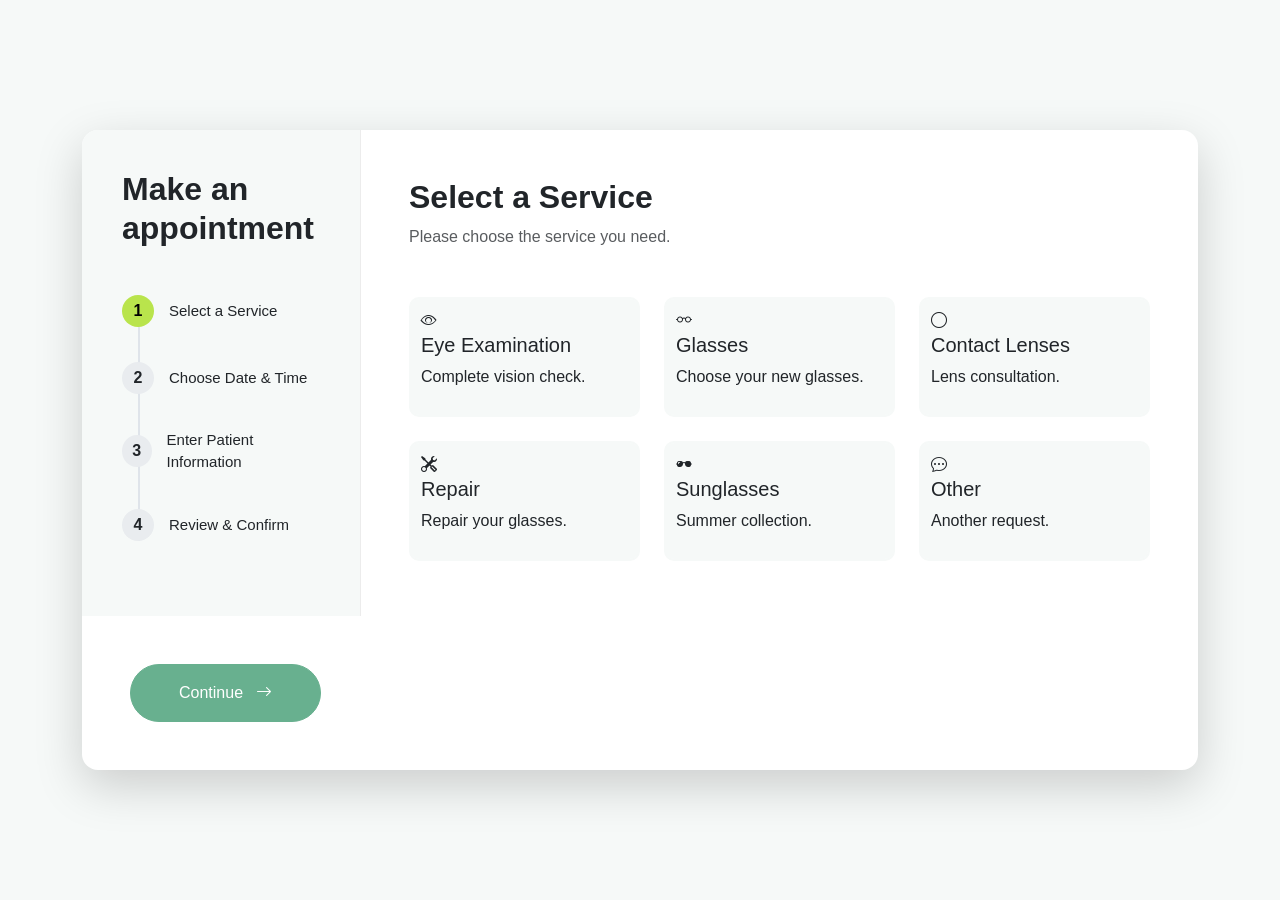
<file: rendez-vous/rendezvous.html>
<!DOCTYPE html>
<html lang="en">

<head>

    <meta charset="UTF-8">
    <meta name="viewport" content="width=device-width, initial-scale=1.0">

    <title>Make an Appointment</title>

    <!-- Bootstrap -->
    <link href="https://cdn.jsdelivr.net/npm/bootstrap@5.3.7/dist/css/bootstrap.min.css" rel="stylesheet">

    <!-- Bootstrap Icons -->
    <link rel="stylesheet"
        href="https://cdn.jsdelivr.net/npm/bootstrap-icons@1.13.1/font/bootstrap-icons.min.css">

    <!-- CSS -->
    <link rel="stylesheet" href="./rendezvous.css">

</head>

<body>

    <section class="appointment py-5">

        <div class="container" >

            <div class="card shadow-lg border-0 rounded-4 overflow-hidden">

                <div class="row g-0">

                    <!-- ================= Sidebar ================= -->

                    <div class="col-lg-3 sidebar">

                        <h2 class="fw-bold mb-5">Make an appointment</h2>

                        <div class="steps">

                            <div class="step active">

                                <div class="circle">
                                    <i class="bi bi-check-lg"></i>
                                </div>

                                <span>Select a Service</span>

                            </div>

                            <div class="step">

                                <div class="circle">
                                    2
                                </div>

                                <span>Choose Date & Time</span>

                            </div>

                            <div class="step">

                            <div class="circle">
                                3
                            </div>

                            <span>Enter Patient Information</span>

                            </div>

                            <div class="step">

                            <div class="circle">
                                4
                            </div>

                            <span>Review & Confirm</span>

                            </div>

                        </div>

                    </div>

                    <!-- ================= Content ================= -->
                    
                    
                    
                        <!-- STEP 1 -->

                        <div class="col-lg-9 p-5" id="step1">

                            <h2 class="fw-bold mb-2">
                                Select a Service
                            </h2>

                            <p class="text-muted mb-5">
                                Please choose the service you need.
                            </p>

                            <div class="row g-4">

                                <div class="col-md-4">

                                <div class="service-card" data-service="eye">

                                    <i class="bi bi-eye service-icon"></i>

                                    <h5>Eye Examination</h5>

                                    <p>Complete vision check.</p>

                                </div>

                                </div>

                                <div class="col-md-4">

                                <div class="service-card" data-service="glasses">

                                    <i class="bi bi-eyeglasses service-icon"></i>

                                    <h5>Glasses</h5>

                                    <p>Choose your new glasses.</p>

                                </div>

                                </div>

                                <div class="col-md-4">

                                <div class="service-card" data-service="lenses">

                                    <i class="bi bi-circle service-icon"></i>

                                    <h5>Contact Lenses</h5>

                                    <p>Lens consultation.</p>

                                </div>

                                </div>

                                <div class="col-md-4">

                                <div class="service-card" data-service="repair">

                                    <i class="bi bi-tools service-icon"></i>

                                    <h5>Repair</h5>

                                    <p>Repair your glasses.</p>

                                </div>

                                </div>

                                <div class="col-md-4">

                                <div class="service-card" data-service="sunglasses">

                                    <i class="bi bi-sunglasses service-icon"></i>

                                    <h5>Sunglasses</h5>

                                    <p>Summer collection.</p>

                                </div>

                                </div>

                                <div class="col-md-4">

                                <div class="service-card" data-service="other">

                                    <i class="bi bi-chat-dots service-icon"></i>

                                    <h5>Other</h5>

                                    <p>Another request.</p>

                                </div>

                                </div>

                            </div>
                            <div id="subServices" class="mt-5 d-none">

                                <h4 class="fw-bold mb-3">Select a Sub-service</h4>

                                <div id="subServiceList" class="row g-3">

                                </div>

                            </div>
                        </div>

                        <!-- STEP 2 -->

                        <div class="col-lg-9 p-5" id="step2">

                            <h2 class="fw-bold mb-2">Choisir Date & Time</h2>

                            <p class="text-muted mb-4">Select your preferred date and time.</p>

                            <!-- Ici tu mettras les dates et les heures -->
                            <h4 class="fw-bold mb-3">Select Date</h4>

                            <div id="dates" >
                            
                            </div>
                        
                            <div id="horaire" class=" horaire mt-0 d-none">

                                <h4 class="fw-bold mb-3">Select a hour</h4>

                                <div id="timeSlots" class="time-grid"></div>
                            
                            </div>
                        </div>


                        <!-- STEP 3 -->

                        <div class="col-lg-9 p-5" id="step3">
                            <h2 class="fw-bold mb-2">Informations du patient</h2>

                            <p class="text-muted mb-5">
                                Veuillez renseigner vos informations personnelles.
                            </p>

                            <div class="row g-4">

                                <div class="col-md-6">
                                    <label class="form-label">Prénom</label>
                                        <input type="text" id="firstName" class="form-control form-control-lg"
                                            placeholder="Oussama">
                                </div>

                                <div class="col-md-6">
                                    <label class="form-label">Nom</label>
                                    <input type="text" id="lastName" class="form-control form-control-lg"
                                        placeholder="Najib">
                                </div>

                                <div class="col-md-6">
                                    <label class="form-label">Adresse e-mail</label>
                                    <input type="email" id="email" class="form-control form-control-lg"
                                        placeholder="exemple@email.com">
                                </div>

                                <div class="col-md-6">
                                    <label class="form-label">Téléphone</label>
                                    <input type="tel" id="phone" class="form-control form-control-lg"
                                        placeholder="+212 6 XX XX XX XX">
                                </div>

                                <div class="col-12">
                                    <label class="form-label">Message (facultatif)</label>

                                    <textarea id="message" rows="5" class="form-control"
                                        placeholder="Écrivez votre message..."></textarea>
                                </div>

                            </div>
                        </div>

                        <!-- STEP 4 -->

                        <div class="col-lg-9 p-5" id="step4">
                            <h2 class="fw-bold mb-2">Vérification et confirmation</h2>

                            <p class="text-muted mb-4">
                                Vérifiez les informations avant de confirmer votre rendez-vous.
                            </p>

                            <div class="card border-0 shadow-sm rounded-4">

                                <div class="card-body">

                                    <div class="row mb-3">
                                        <div class="col-4 fw-bold">Service :</div>
                                        <div class="col-8" id="reviewService"></div>
                                    </div>

                                    <div class="row mb-3">
                                        <div class="col-4 fw-bold">Sous-service :</div>
                                        <div class="col-8" id="reviewSubService"></div>
                                    </div>

                                    <div class="row mb-3">
                                        <div class="col-4 fw-bold">Date :</div>
                                        <div class="col-8" id="reviewDate"></div>
                                    </div>

                                    <div class="row mb-3">
                                        <div class="col-4 fw-bold">Heure :</div>
                                        <div class="col-8" id="reviewTime"></div>
                                    </div>

                                    <hr>

                                    <div class="row mb-3">
                                        <div class="col-4 fw-bold">Nom complet :</div>
                                        <div class="col-8" id="reviewName"></div>
                                    </div>

                                    <div class="row mb-3">
                                        <div class="col-4 fw-bold">E-mail :</div>
                                        <div class="col-8" id="reviewEmail"></div>
                                    </div>

                                    <div class="row mb-3">
                                        <div class="col-4 fw-bold">Téléphone :</div>
                                        <div class="col-8" id="reviewPhone"></div>
                                    </div>

                                    <div class="row">
                                        <div class="col-4 fw-bold">Message :</div>
                                        <div class="col-8" id="reviewMessage"></div>
                                    </div>
                                    <input type="hidden" name="service" id="serviceInput">
                                    <input type="hidden" name="sous_service" id="subServiceInput">
                                    <input type="hidden" name="date" id="dateInput">
                                    <input type="hidden" name="heure" id="timeInput">
                                    <input type="hidden" name="prenom" id="prenomInput">
                                    <input type="hidden" name="nom" id="nomInput">
                                    <input type="hidden" name="email" id="emailInput">
                                    <input type="hidden" name="telephone" id="telephoneInput">
                                    <input type="hidden" name="message" id="messageInput">

                                </div>

                            </div>
                        </div>

                    
                    <div class="d-flex justify-content-between align-items-center mt-5 mb-5 px-5">

                        <button id="backBtn"
                                class="btn btn-outline-secondary px-5 py-3 rounded-pill">
                            <i class="bi bi-arrow-left"></i>
                            Back
                        </button>

                        <button id="continueBtn"
                                type="submit"
                                class="btn btn-success px-5 py-3 rounded-pill"
                                disabled>
                            Continue
                            <i class="bi bi-arrow-right ms-2"></i>
                        </button>

                    </div>
                
                </div>
            </div>
            
        </div>

    </section>

<script src="./rendezvous.js"></script>
</body>

</html>
</file>
<file: rendez-vous/rendezvous.css>
body{
    background:#f6f9f8;
    font-family:Arial, Helvetica, sans-serif;
}
.appointment{
    min-height:100vh;
    display:flex;
    align-items:center;
}
.sidebar{
    background:#f6f9f8;
    border-right:1px solid #ECECEC;
    padding:40px;
}
.steps{
    position:relative;
}
.steps::before{
    content:"";
    position:absolute;
    left:16px;
    top:0;
    width:2px;
    height:100%;
    background:#dfe4ea;
}
.step{
    position:relative;
    display:flex;
    align-items:center;
    margin-bottom:35px;
    z-index:2;
}
.circle{
    width:32px;
    height:32px;
    border-radius:50%;
    background:#e9ecef;
    display:flex;
    justify-content:center;
    align-items:center;
    font-weight:bold;
    margin-right:15px;
}
.step.active .circle{
    background:#B9E44C;
    color:black;
}
.step.current .circle{
    background:#CBEA45;
}
.step span{
    font-size:15px;
}

.service-card{
    cursor: pointer;
    transition: .3s;
    background: #f6f9f8;
    padding: 10px;
    border-radius: 10px;
    border: 2px solid #f6f9f8;
}

.service-card.active{
    border: 2px solid #198754;
    background: #198754 ;
    color: #fff;
}
.service-card:hover{
    border: 2px solid #198754;
    background: #198754 ;
    color: #fff;
}

.step-content{
    opacity:0;
    transform:translateX(40px);
    visibility:hidden;
    display:none;
    transition:opacity .5s ease, transform .5s ease;
}

.step-content.show{
    opacity:1;
    transform:translateX(0);
    visibility:visible;
    display:block;
}
#dates{
    padding: 0px;
    display:flex;
    gap:15px;
    flex-wrap:wrap;
}
.date-card{
    width:90px;
    height:110px;
    border:2px solid #dee2e6;
    border-radius:15px;
    display:flex;
    flex-direction:column;
    justify-content:center;
    align-items:center;
    cursor:pointer;
    transition:.3s;
}
.date-card:hover{
    border: 2px solid #198754;
    background: #198754 ;
    color: #fff;
}
.date-card.active{
    background: #0f6b43;
    color: white;
}
.date-card.disabled{
    background: #f5f5f5;
    color: #999;
    border-color: #ddd;
    cursor:not-allowed;
    opacity: 0.6;
}
.date-card.disabled:hover{
    background-color: #f5f5f5;
}
.day{
    margin-top: 15px;
    font-size: 18px;
}
.number{
    font-size: 30px;
    font-weight: bold;
}
.month{
    margin-bottom: 18px;
    font-size: 18px;
}
.time-grid{
    display:grid;
    grid-template-columns:repeat(4,1fr);
    gap:15px;
    /*background:red;*/
}
.time-btn{
     border:2px solid #dee2e6;
    border-radius:15px;
    display:flex;
    flex-direction:column;
    justify-content:center;
    align-items:center;
    cursor:pointer;
    transition:.3s;
}
.time-btn:hover{
    border: 2px solid #198754;
    background: #198754 ;
    color: #fff;
}
.time-btn.active{
    background: #0f6b43;
    color: white;
}
.time-btn.disabled{
    background: #f5f5f5;
    color: #999;
    border-color: #ddd;
    cursor:not-allowed;
    opacity: 0.6;
}
.time-btn.disabled:hover{
    background-color: #f5f5f5;
}
#timeSlots.enabled{
    opacity: 1;
    pointer-events: auto;
}
</file>
